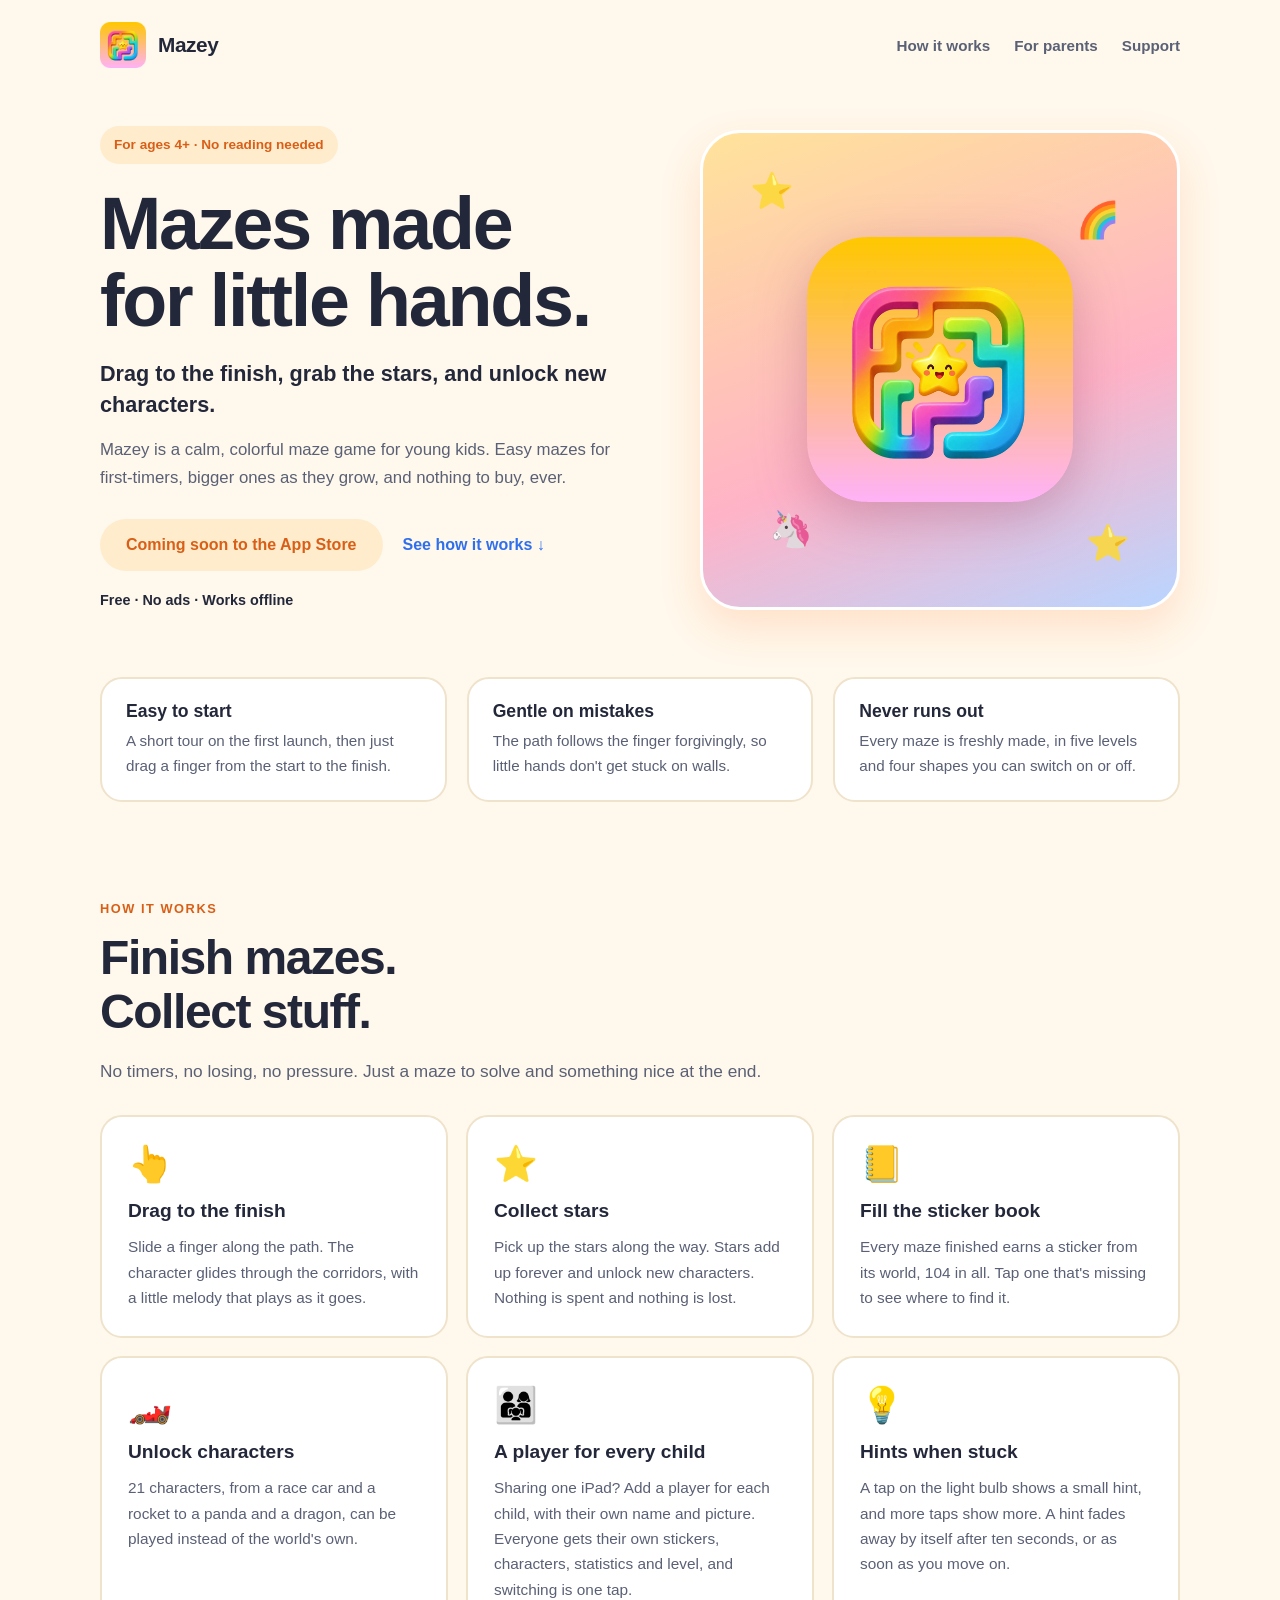
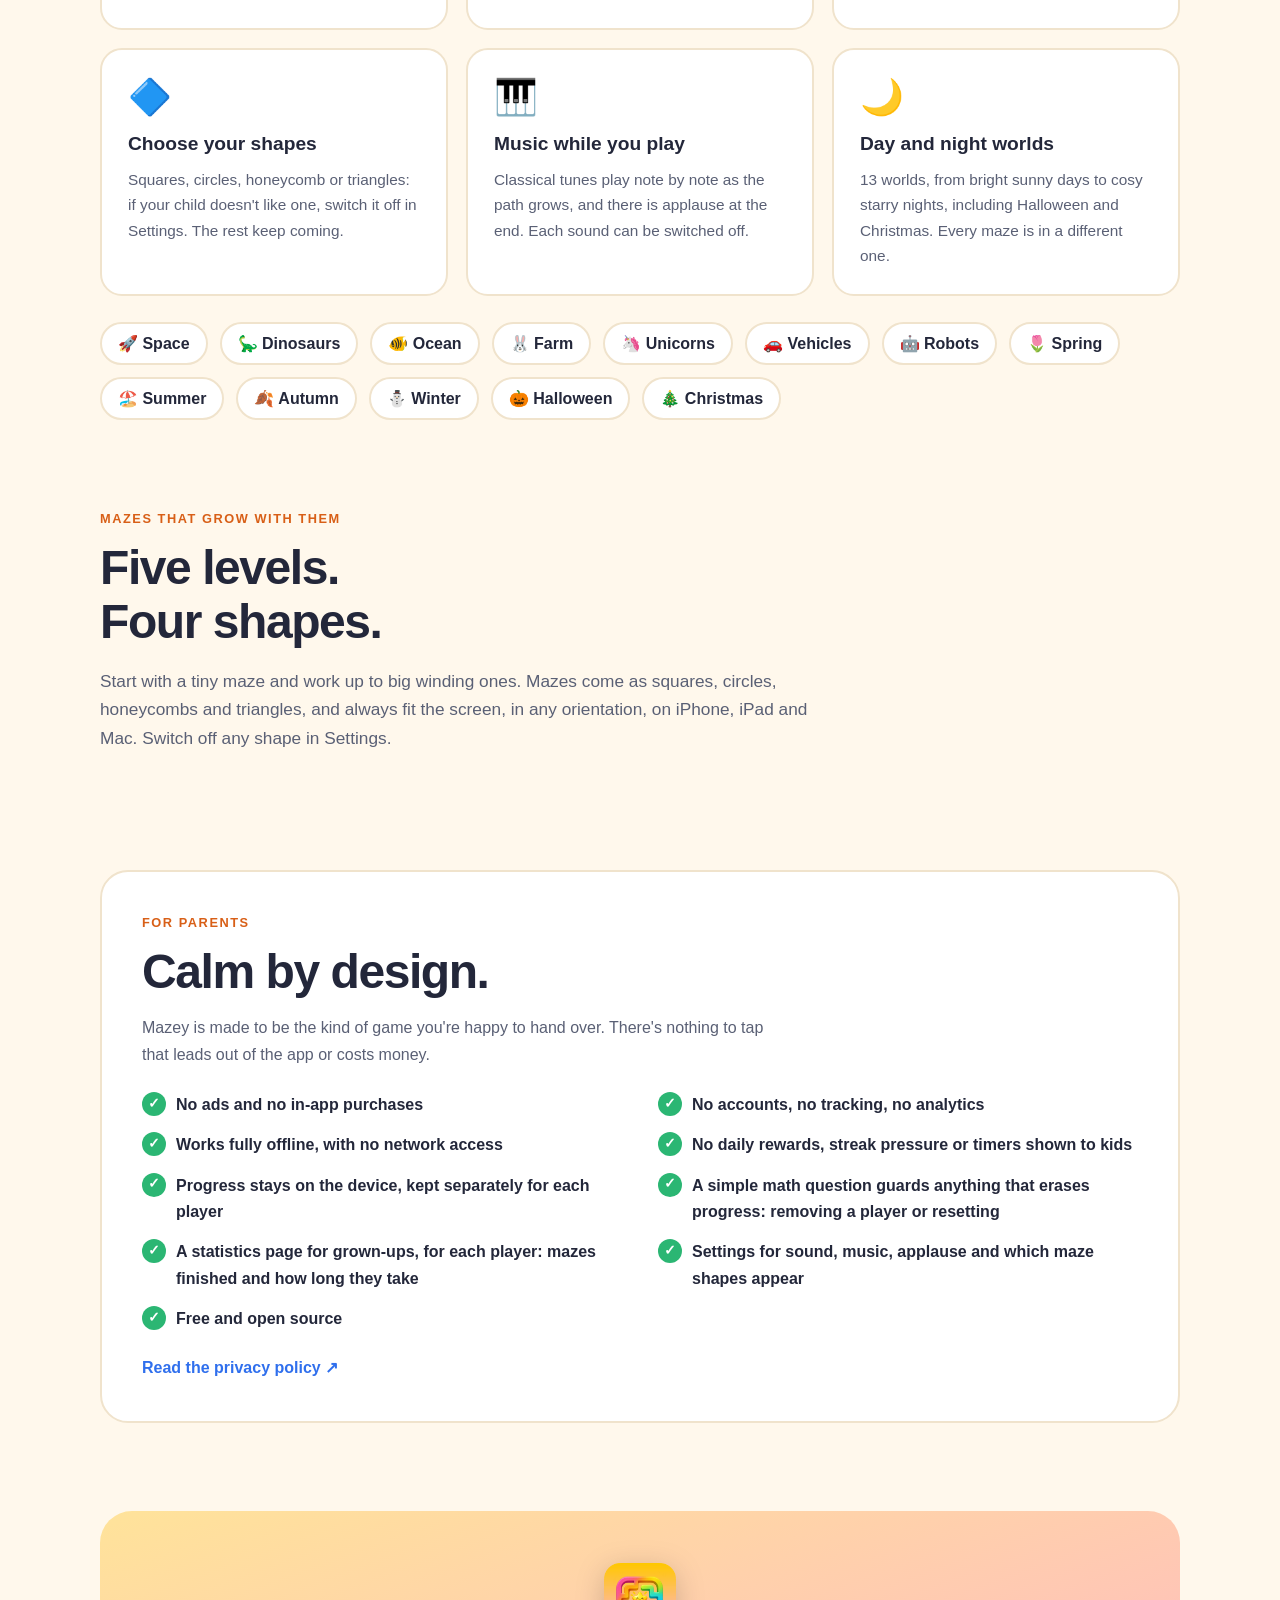
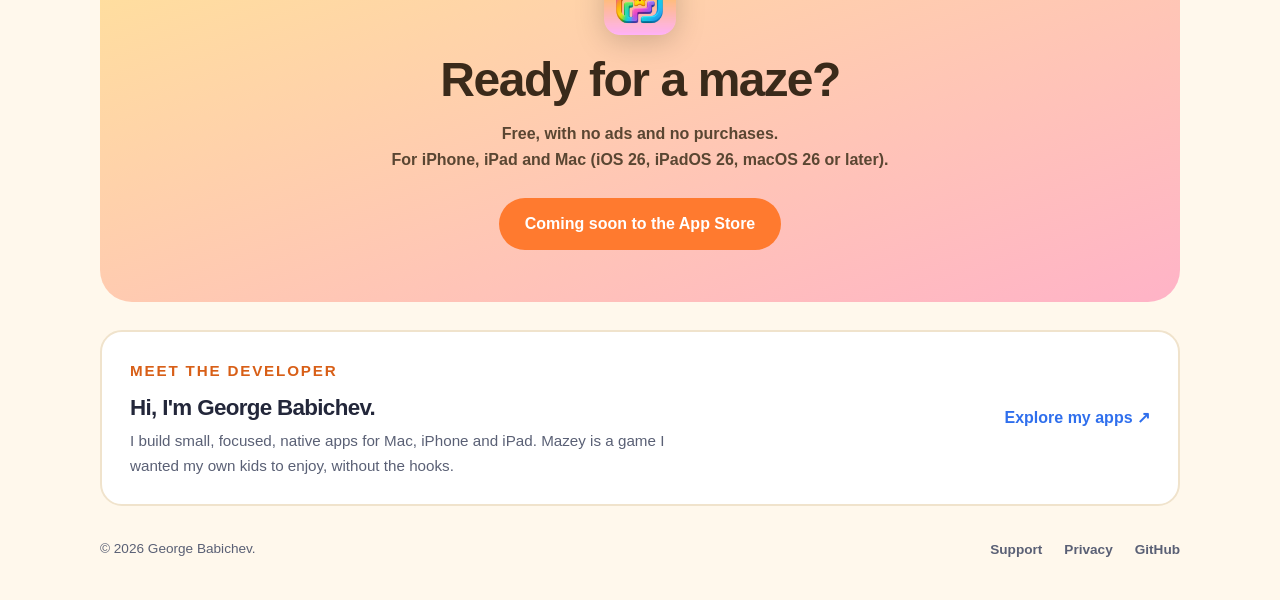
<file: docs/index.html>
<!DOCTYPE html>
<html lang="en">
<head>
  <meta charset="UTF-8">
  <meta name="viewport" content="width=device-width, initial-scale=1.0">
  <title>Mazey – A Maze Game for Kids</title>
  <meta name="description" content="Mazey is a free, ad-free maze game for kids ages 4 and up. Drag to the finish, collect stars, earn stickers, and unlock new characters. Works offline on iPhone, iPad, and Mac.">
  <meta name="theme-color" content="#fff8ec">
  <meta property="og:title" content="Mazey – A Maze Game for Kids">
  <meta property="og:description" content="A gentle, ad-free maze game for ages 4 and up. No reading needed.">
  <meta property="og:type" content="website">
  <link rel="icon" type="image/png" href="./icon.png">
  <link rel="apple-touch-icon" href="./apple-touch-icon.png">
  <link rel="stylesheet" href="./styles.css">
</head>
<body>
  <a class="skip-link" href="#main">Skip to content</a>
  <div class="shell">
    <nav class="topbar" aria-label="Primary">
      <a class="brand" href="index.html" aria-label="Mazey home"><img src="./icon.png" alt="" width="46" height="46"><span>Mazey</span></a>
      <div class="nav-links"><a href="#play">How it works</a><a href="#parents">For parents</a><a href="Support.html">Support</a></div>
    </nav>

    <main id="main">
      <header class="hero">
        <div>
          <p class="tag">For ages 4+ · No reading needed</p>
          <h1>Mazes made<br>for little hands.</h1>
          <p class="lede">Drag to the finish, grab the stars, and unlock new characters.</p>
          <p class="summary">Mazey is a calm, colorful maze game for young kids. Easy mazes for first-timers, bigger ones as they grow, and nothing to buy, ever.</p>
          <div class="hero-actions">
            <span class="button button-soon">Coming soon to the App Store</span>
            <a class="text-link" href="#play">See how it works ↓</a>
          </div>
          <p class="note">Free · No ads · Works offline</p>
        </div>
        <div class="hero-art" aria-hidden="true">
          <span class="sprinkle s1">⭐</span><span class="sprinkle s2">🌈</span><span class="sprinkle s3">🦄</span><span class="sprinkle s4">⭐</span>
          <img class="hero-icon" src="./icon.png" alt="" width="256" height="256">
        </div>
      </header>

      <section class="band" aria-label="Highlights">
        <div><strong>Easy to start</strong><p>A short tour on the first launch, then just drag a finger from the start to the finish.</p></div>
        <div><strong>Gentle on mistakes</strong><p>The path follows the finger forgivingly, so little hands don't get stuck on walls.</p></div>
        <div><strong>Never runs out</strong><p>Every maze is freshly made, in five levels and four shapes you can switch on or off.</p></div>
      </section>

      <section class="section" id="play" aria-labelledby="play-title">
        <div class="heading"><p class="eyebrow">How it works</p><h2 id="play-title">Finish mazes.<br>Collect stuff.</h2><p>No timers, no losing, no pressure. Just a maze to solve and something nice at the end.</p></div>
        <div class="grid">
          <article class="card"><span class="emoji" aria-hidden="true">👆</span><h3>Drag to the finish</h3><p>Slide a finger along the path. The character glides through the corridors, with a little melody that plays as it goes.</p></article>
          <article class="card"><span class="emoji" aria-hidden="true">⭐</span><h3>Collect stars</h3><p>Pick up the stars along the way. Stars add up forever and unlock new characters. Nothing is spent and nothing is lost.</p></article>
          <article class="card"><span class="emoji" aria-hidden="true">📒</span><h3>Fill the sticker book</h3><p>Every maze finished earns a sticker from its world, 104 in all. Tap one that's missing to see where to find it.</p></article>
          <article class="card"><span class="emoji" aria-hidden="true">🏎️</span><h3>Unlock characters</h3><p>21 characters, from a race car and a rocket to a panda and a dragon, can be played instead of the world's own.</p></article>
          <article class="card"><span class="emoji" aria-hidden="true">👨‍👩‍👧</span><h3>A player for every child</h3><p>Sharing one iPad? Add a player for each child, with their own name and picture. Everyone gets their own stickers, characters, statistics and level, and switching is one tap.</p></article>
          <article class="card"><span class="emoji" aria-hidden="true">💡</span><h3>Hints when stuck</h3><p>A tap on the light bulb shows a small hint, and more taps show more. A hint fades away by itself after ten seconds, or as soon as you move on.</p></article>
          <article class="card"><span class="emoji" aria-hidden="true">🔷</span><h3>Choose your shapes</h3><p>Squares, circles, honeycomb or triangles: if your child doesn't like one, switch it off in Settings. The rest keep coming.</p></article>
          <article class="card"><span class="emoji" aria-hidden="true">🎹</span><h3>Music while you play</h3><p>Classical tunes play note by note as the path grows, and there is applause at the end. Each sound can be switched off.</p></article>
          <article class="card"><span class="emoji" aria-hidden="true">🌙</span><h3>Day and night worlds</h3><p>13 worlds, from bright sunny days to cosy starry nights, including Halloween and Christmas. Every maze is in a different one.</p></article>
        </div>
        <div class="worlds" aria-label="Worlds">
          <span>🚀 Space</span><span>🦕 Dinosaurs</span><span>🐠 Ocean</span><span>🐰 Farm</span><span>🦄 Unicorns</span><span>🚗 Vehicles</span><span>🤖 Robots</span><span>🌷 Spring</span><span>🏖️ Summer</span><span>🍂 Autumn</span><span>⛄ Winter</span><span>🎃 Halloween</span><span>🎄 Christmas</span>
        </div>
      </section>

      <section class="section" aria-labelledby="mazes-title">
        <div class="heading"><p class="eyebrow">Mazes that grow with them</p><h2 id="mazes-title">Five levels.<br>Four shapes.</h2><p>Start with a tiny maze and work up to big winding ones. Mazes come as squares, circles, honeycombs and triangles, and always fit the screen, in any orientation, on iPhone, iPad and Mac. Switch off any shape in Settings.</p></div>
      </section>

      <!--
        Screenshots: put your images in ./images and uncomment this block.
        <section class="section" id="screenshots" aria-labelledby="shots-title">
          <div class="heading"><p class="eyebrow">A look inside</p><h2 id="shots-title">Bright, calm and simple.</h2></div>
          <div class="gallery">
            <figure><img src="./images/screenshot-1.png" alt="A square maze with the route drawn" loading="lazy"><figcaption>Drag to the finish.</figcaption></figure>
            <figure><img src="./images/screenshot-2.png" alt="A round maze" loading="lazy"><figcaption>Round mazes too.</figcaption></figure>
            <figure><img src="./images/screenshot-3.png" alt="The characters screen" loading="lazy"><figcaption>Unlock new characters.</figcaption></figure>
            <figure><img src="./images/screenshot-4.png" alt="The sticker book" loading="lazy"><figcaption>Fill the sticker book.</figcaption></figure>
          </div>
        </section>
      -->

      <section class="section" id="parents" aria-labelledby="parents-title">
        <div class="parents">
          <p class="eyebrow">For parents</p>
          <h2 id="parents-title">Calm by design.</h2>
          <p style="margin-top:16px;max-width:640px">Mazey is made to be the kind of game you're happy to hand over. There's nothing to tap that leads out of the app or costs money.</p>
          <ul>
            <li>No ads and no in-app purchases</li>
            <li>No accounts, no tracking, no analytics</li>
            <li>Works fully offline, with no network access</li>
            <li>No daily rewards, streak pressure or timers shown to kids</li>
            <li>Progress stays on the device, kept separately for each player</li>
            <li>A simple math question guards anything that erases progress: removing a player or resetting</li>
            <li>A statistics page for grown-ups, for each player: mazes finished and how long they take</li>
            <li>Settings for sound, music, applause and which maze shapes appear</li>
            <li>Free and open source</li>
          </ul>
          <p style="margin-top:22px"><a class="text-link" href="PrivacyPolicy.html">Read the privacy policy ↗</a></p>
        </div>
      </section>

      <section class="download" aria-label="Get Mazey">
        <img src="./icon.png" width="72" height="72" alt="">
        <h2>Ready for a maze?</h2>
        <p>Free, with no ads and no purchases.<br>For iPhone, iPad and Mac (iOS 26, iPadOS 26, macOS 26 or later).</p>
        <span class="button button-primary" style="box-shadow:none">Coming soon to the App Store</span>
      </section>

      <aside class="developer" aria-labelledby="dev-title">
        <div>
          <p class="eyebrow">Meet the developer</p>
          <h2 id="dev-title">Hi, I'm George Babichev.</h2>
          <p>I build small, focused, native apps for Mac, iPhone and iPad. Mazey is a game I wanted my own kids to enjoy, without the hooks.</p>
        </div>
        <a class="text-link" href="https://georgebabichev.com/#projects">Explore my apps ↗</a>
      </aside>
    </main>

    <footer class="footer"><p>© 2026 George Babichev.</p><div><a href="Support.html">Support</a><a href="PrivacyPolicy.html">Privacy</a><a href="https://github.com/gbabichev/Mazey">GitHub</a></div></footer>
  </div>
</body>
</html>
</file>
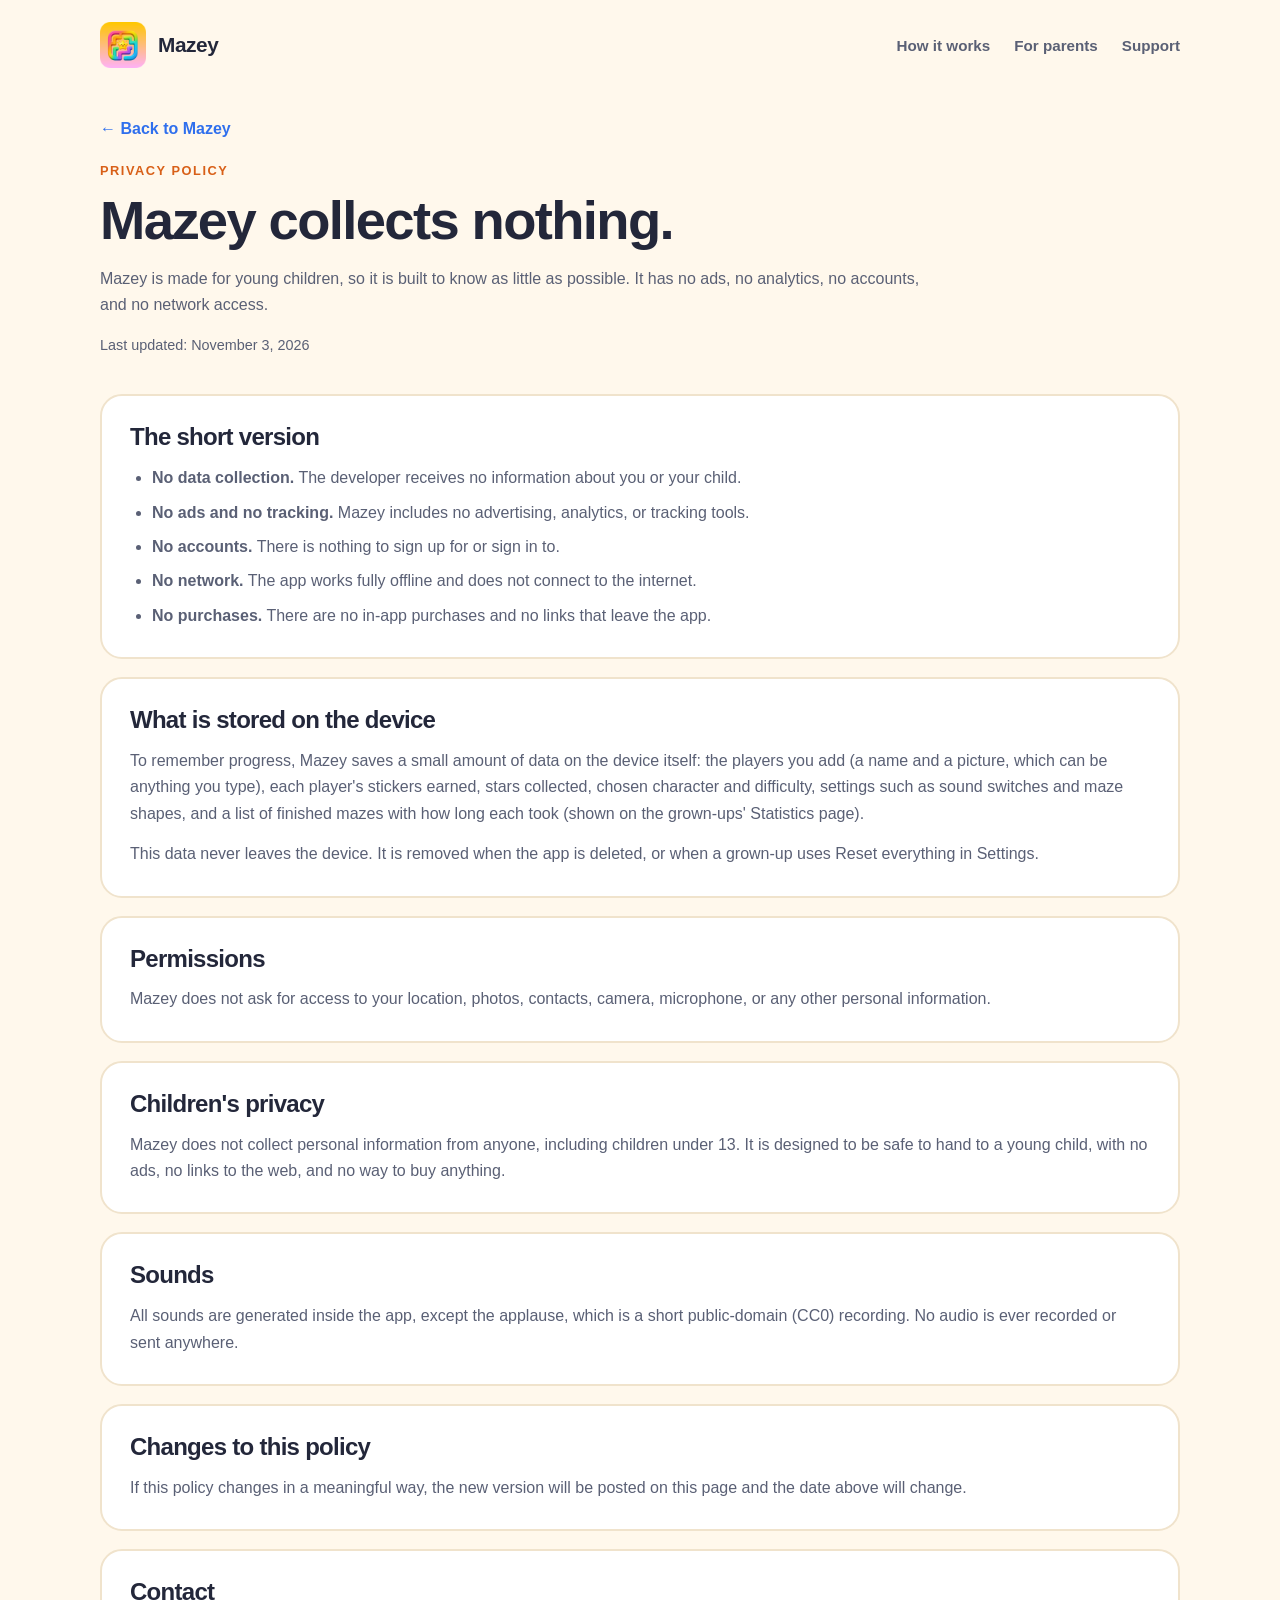
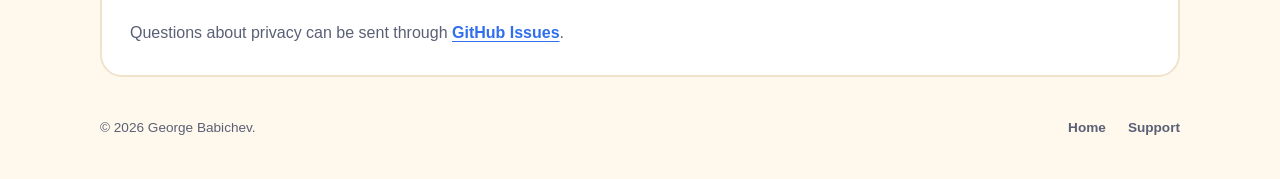
<file: docs/PrivacyPolicy.html>
<!DOCTYPE html>
<html lang="en">
<head>
  <meta charset="UTF-8">
  <meta name="viewport" content="width=device-width, initial-scale=1.0">
  <title>Mazey Privacy Policy</title>
  <meta name="description" content="Mazey collects no data. It has no ads, no analytics, no accounts, and no network access.">
  <meta name="theme-color" content="#fff8ec">
  <link rel="icon" type="image/png" href="./icon.png">
  <link rel="stylesheet" href="./styles.css">
</head>
<body>
  <div class="shell">
    <nav class="topbar" aria-label="Primary">
      <a class="brand" href="index.html" aria-label="Mazey home"><img src="./icon.png" alt="" width="46" height="46"><span>Mazey</span></a>
      <div class="nav-links"><a href="index.html#play">How it works</a><a href="index.html#parents">For parents</a><a href="Support.html">Support</a></div>
    </nav>
    <header class="info-header">
      <a class="back-link" href="index.html">← Back to Mazey</a>
      <p class="eyebrow">Privacy Policy</p>
      <h1>Mazey collects nothing.</h1>
      <p>Mazey is made for young children, so it is built to know as little as possible. It has no ads, no analytics, no accounts, and no network access.</p>
      <p style="font-size:.9rem">Last updated: November 3, 2026</p>
    </header>
    <main class="info-stack">
      <section class="info-card">
        <h2>The short version</h2>
        <ul>
          <li><strong>No data collection.</strong> The developer receives no information about you or your child.</li>
          <li><strong>No ads and no tracking.</strong> Mazey includes no advertising, analytics, or tracking tools.</li>
          <li><strong>No accounts.</strong> There is nothing to sign up for or sign in to.</li>
          <li><strong>No network.</strong> The app works fully offline and does not connect to the internet.</li>
          <li><strong>No purchases.</strong> There are no in-app purchases and no links that leave the app.</li>
        </ul>
      </section>
      <section class="info-card">
        <h2>What is stored on the device</h2>
        <p>To remember progress, Mazey saves a small amount of data on the device itself: the players you add (a name and a picture, which can be anything you type), each player's stickers earned, stars collected, chosen character and difficulty, settings such as sound switches and maze shapes, and a list of finished mazes with how long each took (shown on the grown-ups' Statistics page).</p>
        <p>This data never leaves the device. It is removed when the app is deleted, or when a grown-up uses Reset everything in Settings.</p>
      </section>
      <section class="info-card">
        <h2>Permissions</h2>
        <p>Mazey does not ask for access to your location, photos, contacts, camera, microphone, or any other personal information.</p>
      </section>
      <section class="info-card">
        <h2>Children's privacy</h2>
        <p>Mazey does not collect personal information from anyone, including children under 13. It is designed to be safe to hand to a young child, with no ads, no links to the web, and no way to buy anything.</p>
      </section>
      <section class="info-card">
        <h2>Sounds</h2>
        <p>All sounds are generated inside the app, except the applause, which is a short public-domain (CC0) recording. No audio is ever recorded or sent anywhere.</p>
      </section>
      <section class="info-card">
        <h2>Changes to this policy</h2>
        <p>If this policy changes in a meaningful way, the new version will be posted on this page and the date above will change.</p>
      </section>
      <section class="info-card">
        <h2>Contact</h2>
        <p>Questions about privacy can be sent through <a href="https://github.com/gbabichev/Mazey/issues" target="_blank" rel="noreferrer">GitHub Issues</a>.</p>
      </section>
    </main>
    <footer class="footer"><p>© 2026 George Babichev.</p><div><a href="index.html">Home</a><a href="Support.html">Support</a></div></footer>
  </div>
</body>
</html>
</file>
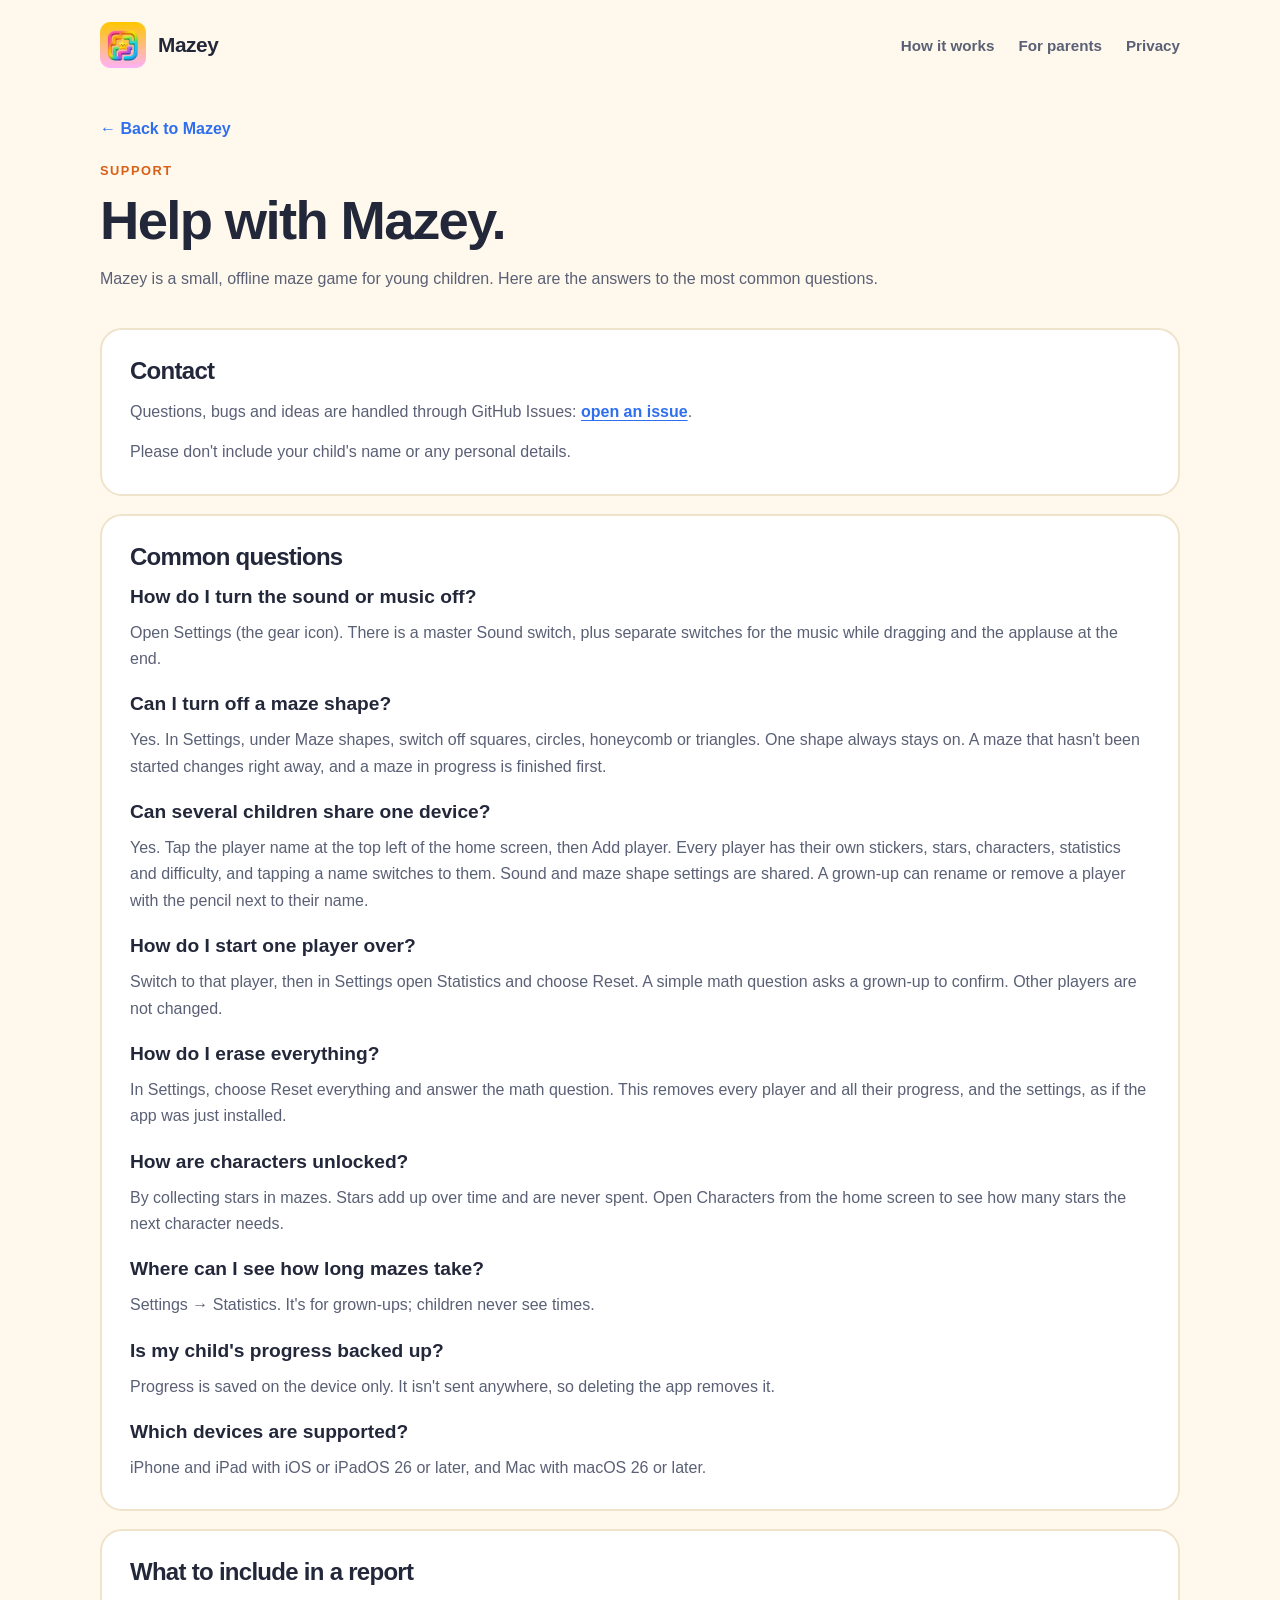
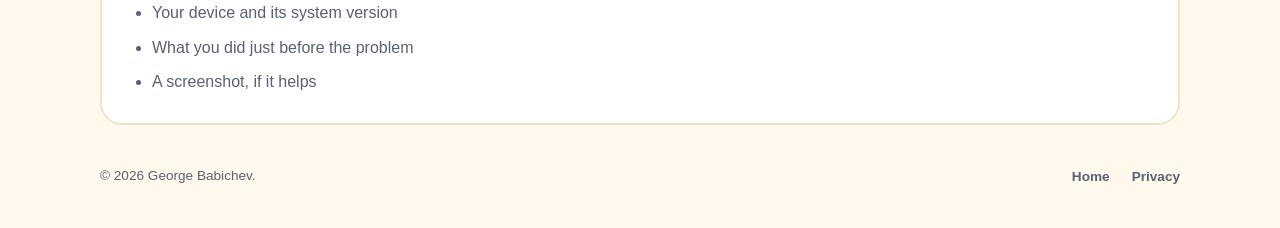
<file: docs/Support.html>
<!DOCTYPE html>
<html lang="en">
<head>
  <meta charset="UTF-8">
  <meta name="viewport" content="width=device-width, initial-scale=1.0">
  <title>Mazey Support</title>
  <meta name="description" content="Help and contact information for Mazey, a maze game for kids ages 4 and up.">
  <meta name="theme-color" content="#fff8ec">
  <link rel="icon" type="image/png" href="./icon.png">
  <link rel="stylesheet" href="./styles.css">
</head>
<body>
  <div class="shell">
    <nav class="topbar" aria-label="Primary">
      <a class="brand" href="index.html" aria-label="Mazey home"><img src="./icon.png" alt="" width="46" height="46"><span>Mazey</span></a>
      <div class="nav-links"><a href="index.html#play">How it works</a><a href="index.html#parents">For parents</a><a href="PrivacyPolicy.html">Privacy</a></div>
    </nav>
    <header class="info-header">
      <a class="back-link" href="index.html">← Back to Mazey</a>
      <p class="eyebrow">Support</p>
      <h1>Help with Mazey.</h1>
      <p>Mazey is a small, offline maze game for young children. Here are the answers to the most common questions.</p>
    </header>
    <main class="info-stack">
      <section class="info-card">
        <h2>Contact</h2>
        <p>Questions, bugs and ideas are handled through GitHub Issues: <a href="https://github.com/gbabichev/Mazey/issues" target="_blank" rel="noreferrer">open an issue</a>.</p>
        <p>Please don't include your child's name or any personal details.</p>
      </section>
      <section class="info-card">
        <h2>Common questions</h2>
        <h3>How do I turn the sound or music off?</h3>
        <p>Open Settings (the gear icon). There is a master Sound switch, plus separate switches for the music while dragging and the applause at the end.</p>
        <h3 style="margin-top:20px">Can I turn off a maze shape?</h3>
        <p>Yes. In Settings, under Maze shapes, switch off squares, circles, honeycomb or triangles. One shape always stays on. A maze that hasn't been started changes right away, and a maze in progress is finished first.</p>
        <h3 style="margin-top:20px">Can several children share one device?</h3>
        <p>Yes. Tap the player name at the top left of the home screen, then Add player. Every player has their own stickers, stars, characters, statistics and difficulty, and tapping a name switches to them. Sound and maze shape settings are shared. A grown-up can rename or remove a player with the pencil next to their name.</p>
        <h3 style="margin-top:20px">How do I start one player over?</h3>
        <p>Switch to that player, then in Settings open Statistics and choose Reset. A simple math question asks a grown-up to confirm. Other players are not changed.</p>
        <h3 style="margin-top:20px">How do I erase everything?</h3>
        <p>In Settings, choose Reset everything and answer the math question. This removes every player and all their progress, and the settings, as if the app was just installed.</p>
        <h3 style="margin-top:20px">How are characters unlocked?</h3>
        <p>By collecting stars in mazes. Stars add up over time and are never spent. Open Characters from the home screen to see how many stars the next character needs.</p>
        <h3 style="margin-top:20px">Where can I see how long mazes take?</h3>
        <p>Settings → Statistics. It's for grown-ups; children never see times.</p>
        <h3 style="margin-top:20px">Is my child's progress backed up?</h3>
        <p>Progress is saved on the device only. It isn't sent anywhere, so deleting the app removes it.</p>
        <h3 style="margin-top:20px">Which devices are supported?</h3>
        <p>iPhone and iPad with iOS or iPadOS 26 or later, and Mac with macOS 26 or later.</p>
      </section>
      <section class="info-card">
        <h2>What to include in a report</h2>
        <ul>
          <li>Your device and its system version</li>
          <li>What you did just before the problem</li>
          <li>A screenshot, if it helps</li>
        </ul>
      </section>
    </main>
    <footer class="footer"><p>© 2026 George Babichev.</p><div><a href="index.html">Home</a><a href="PrivacyPolicy.html">Privacy</a></div></footer>
  </div>
</body>
</html>
</file>
<file: docs/styles.css>
:root {
  color-scheme: light dark;
  --bg: #fff8ec;
  --surface: #ffffff;
  --ink: #23273a;
  --muted: #5a6075;
  --line: #f0e3cc;
  --orange: #ff7a2f;
  --orange-dark: #d85f17;
  --blue: #2f6fed;
  --green: #2bb673;
  --pink: #ff4d8d;
  --yellow: #ffc533;
  --soft: #ffeccd;
  --content-width: 1080px;
}
* { box-sizing: border-box; }
html { scroll-behavior: smooth; scroll-padding-top: 24px; }
body { margin: 0; min-width: 320px; color: var(--ink); background: var(--bg); font-family: ui-rounded, "SF Pro Rounded", "Nunito", -apple-system, BlinkMacSystemFont, "Helvetica Neue", sans-serif; -webkit-font-smoothing: antialiased; }
img { display: block; max-width: 100%; height: auto; }
a { color: inherit; text-decoration: none; }
a:hover { color: var(--orange-dark); }
a:focus-visible, summary:focus-visible { outline: 3px solid var(--blue); outline-offset: 4px; border-radius: 6px; }
h1, h2, h3, p, figure, ul { margin: 0; }
p, li { color: var(--muted); line-height: 1.65; }
h1, h2 { font-weight: 800; letter-spacing: -.03em; text-wrap: balance; }
h1 { font-size: clamp(2.8rem, 6vw, 4.6rem); line-height: 1.04; }
h2 { font-size: clamp(2rem, 4vw, 3rem); line-height: 1.12; }
h3 { font-size: 1.2rem; line-height: 1.3; margin-bottom: 10px; }
.shell { width: min(calc(100% - 48px), var(--content-width)); margin: 0 auto; }
.skip-link { position: absolute; top: -80px; left: 16px; z-index: 10; padding: 12px 20px; background: var(--surface); border: 2px solid var(--blue); border-radius: 10px; }
.skip-link:focus { top: 12px; }

.topbar { display: flex; justify-content: space-between; align-items: center; gap: 24px; padding: 22px 0; }
.brand { display: inline-flex; gap: 12px; align-items: center; font-size: 1.3rem; font-weight: 800; letter-spacing: -.02em; }
.brand img { width: 46px; height: 46px; }
.nav-links { display: flex; flex-wrap: wrap; gap: 8px 24px; font-weight: 700; font-size: .95rem; color: var(--muted); }

.hero { display: grid; grid-template-columns: 1.15fr 1fr; align-items: center; gap: 48px; padding: 36px 0 56px; }
.tag { display: inline-block; padding: 8px 14px; background: var(--soft); color: var(--orange-dark); border-radius: 999px; font-size: .85rem; font-weight: 800; margin-bottom: 22px; }
.lede { font-size: 1.35rem; line-height: 1.4; font-weight: 700; color: var(--ink); margin-top: 20px; }
.summary { max-width: 520px; margin-top: 16px; font-size: 1.05rem; }
.hero-actions { display: flex; flex-wrap: wrap; align-items: center; gap: 14px 20px; margin-top: 28px; }
.button { display: inline-flex; align-items: center; justify-content: center; gap: 10px; min-height: 52px; padding: 14px 26px; border-radius: 999px; font-size: 1rem; font-weight: 800; }
.button-primary { background: var(--orange); color: #fff; box-shadow: 0 5px 0 var(--orange-dark); }
.button-primary:hover { color: #fff; background: #ff8a45; }
.button-soon { background: var(--soft); color: var(--orange-dark); }
.text-link { font-weight: 800; color: var(--blue); }
.note { margin-top: 18px; font-size: .9rem; font-weight: 700; color: var(--ink); }

.hero-art { position: relative; display: grid; place-items: center; aspect-ratio: 1; border-radius: 40px; background: linear-gradient(160deg, #ffe39a, #ffb3c7 60%, #b9d5ff); border: 3px solid #fff; box-shadow: 0 18px 40px rgba(255, 122, 47, .18); overflow: hidden; }
.hero-art .row { display: flex; align-items: center; gap: 22px; font-size: clamp(3.2rem, 9vw, 5.6rem); }
.hero-art .hero-icon { width: 56%; height: auto; filter: drop-shadow(0 14px 26px rgba(120, 40, 80, .28)); }
.hero-art .arrow { font-size: 2.6rem; color: var(--blue); font-weight: 900; }
.hero-art .sprinkle { position: absolute; font-size: 2.2rem; opacity: .85; }
.s1 { top: 8%; left: 10%; } .s2 { top: 14%; right: 12%; } .s3 { bottom: 12%; left: 14%; } .s4 { bottom: 9%; right: 10%; }

.band { display: grid; grid-template-columns: repeat(3, 1fr); gap: 20px; padding: 8px 0 8px; }
.band div { background: var(--surface); border: 2px solid var(--line); border-radius: 22px; padding: 22px 24px; }
.band strong { display: block; font-size: 1.1rem; color: var(--ink); margin-bottom: 6px; }
.band p { font-size: .95rem; }

.section { padding-top: 88px; }
.heading { max-width: 720px; margin-bottom: 30px; }
.eyebrow { color: var(--orange-dark); font-size: .8rem; font-weight: 800; text-transform: uppercase; letter-spacing: .12em; margin-bottom: 12px; }
.heading > p:last-child:not(.eyebrow) { margin-top: 18px; font-size: 1.08rem; }
.grid { display: grid; grid-template-columns: repeat(3, minmax(0, 1fr)); gap: 18px; }
.card { background: var(--surface); border: 2px solid var(--line); border-radius: 22px; padding: 26px; }
.card p { font-size: .96rem; }
.card .emoji { display: block; font-size: 2.2rem; margin-bottom: 14px; }

.worlds { display: flex; flex-wrap: wrap; gap: 12px; margin-top: 26px; }
.worlds span { padding: 10px 16px; background: var(--surface); border: 2px solid var(--line); border-radius: 999px; font-weight: 800; color: var(--ink); }

.gallery { display: grid; grid-template-columns: repeat(4, minmax(0, 1fr)); gap: 18px; }
.gallery img { width: 100%; border-radius: 22px; border: 2px solid var(--line); }
figcaption { margin-top: 10px; font-size: .85rem; color: var(--muted); }

.parents { background: var(--surface); border: 2px solid var(--line); border-radius: 28px; padding: 40px; }
.parents ul { list-style: none; padding: 0; display: grid; grid-template-columns: 1fr 1fr; gap: 14px 36px; margin-top: 24px; }
.parents li { padding-left: 34px; position: relative; color: var(--ink); font-weight: 600; }
.parents li::before { content: "✓"; position: absolute; left: 0; top: 0; width: 24px; height: 24px; border-radius: 50%; background: var(--green); color: #fff; font-size: .85rem; font-weight: 900; display: grid; place-items: center; }

.download { margin-top: 88px; padding: 52px 24px; border-radius: 32px; text-align: center; background: linear-gradient(160deg, #ffe39a, #ffb3c7); }
.download img { margin: 0 auto 18px; filter: drop-shadow(0 6px 14px rgba(0, 0, 0, .18)); }
.download h2 { color: #3a2a1a; }
.download p { margin: 14px 0 24px; color: #5a4632; font-weight: 600; }

.developer { display: grid; grid-template-columns: 1fr auto; align-items: center; gap: 28px; margin-top: 28px; padding: 26px 28px; background: var(--surface); border: 2px solid var(--line); border-radius: 22px; }
.developer h2 { font-size: 1.4rem; margin-bottom: 8px; }
.developer p { font-size: .95rem; max-width: 560px; }

.footer { padding: 32px 0 40px; display: flex; justify-content: space-between; align-items: center; gap: 20px; font-size: .85rem; color: var(--muted); }
.footer div { display: flex; gap: 22px; font-weight: 700; }

.info-header { padding: 30px 0 12px; max-width: 820px; }
.back-link { display: inline-block; color: var(--blue); font-weight: 800; margin-bottom: 22px; }
.info-header h1 { font-size: clamp(2.2rem, 5vw, 3.4rem); }
.info-header p:not(.eyebrow) { margin-top: 16px; }
.info-stack { display: grid; gap: 18px; margin: 24px 0 8px; }
.info-card { background: var(--surface); border: 2px solid var(--line); border-radius: 22px; padding: 28px; }
.info-card h2 { font-size: 1.5rem; margin-bottom: 14px; }
.info-card p + p { margin-top: 14px; }
.info-card ul { padding-left: 22px; }
.info-card li + li { margin-top: 8px; }
.info-card a { color: var(--blue); font-weight: 700; text-decoration: underline; text-underline-offset: 3px; }

@media (max-width: 900px) {
  .hero { grid-template-columns: 1fr; gap: 32px; }
  .hero-art { max-width: 420px; margin: 0 auto; width: 100%; }
  .grid, .band { grid-template-columns: 1fr; }
  .gallery { grid-template-columns: repeat(2, minmax(0, 1fr)); }
  .parents ul { grid-template-columns: 1fr; }
  .developer { grid-template-columns: 1fr; }
}
@media (max-width: 560px) {
  .shell { width: calc(100% - 32px); }
  .topbar { flex-wrap: wrap; gap: 12px; }
  .section { padding-top: 60px; }
  .parents { padding: 28px 22px; }
  .footer { flex-direction: column; align-items: flex-start; gap: 12px; }
}
@media (prefers-color-scheme: dark) {
  :root { --bg: #1d1a24; --surface: #272333; --ink: #f6f1ff; --muted: #c4bdd3; --line: #3a3447; --soft: #3b2f2a; --orange-dark: #ffa266; --blue: #8fb4ff; }
  .tag { color: #ffb98a; }
  .hero-art, .download { background: linear-gradient(160deg, #4a3b63, #5b3550 60%, #2f3f6b); border-color: #3a3447; }
  .download h2 { color: #fff; }
  .download p { color: #e6dcf2; }
  .button-soon { color: #ffb98a; }
}
@media (prefers-reduced-motion: reduce) { html { scroll-behavior: auto; } }
</file>
